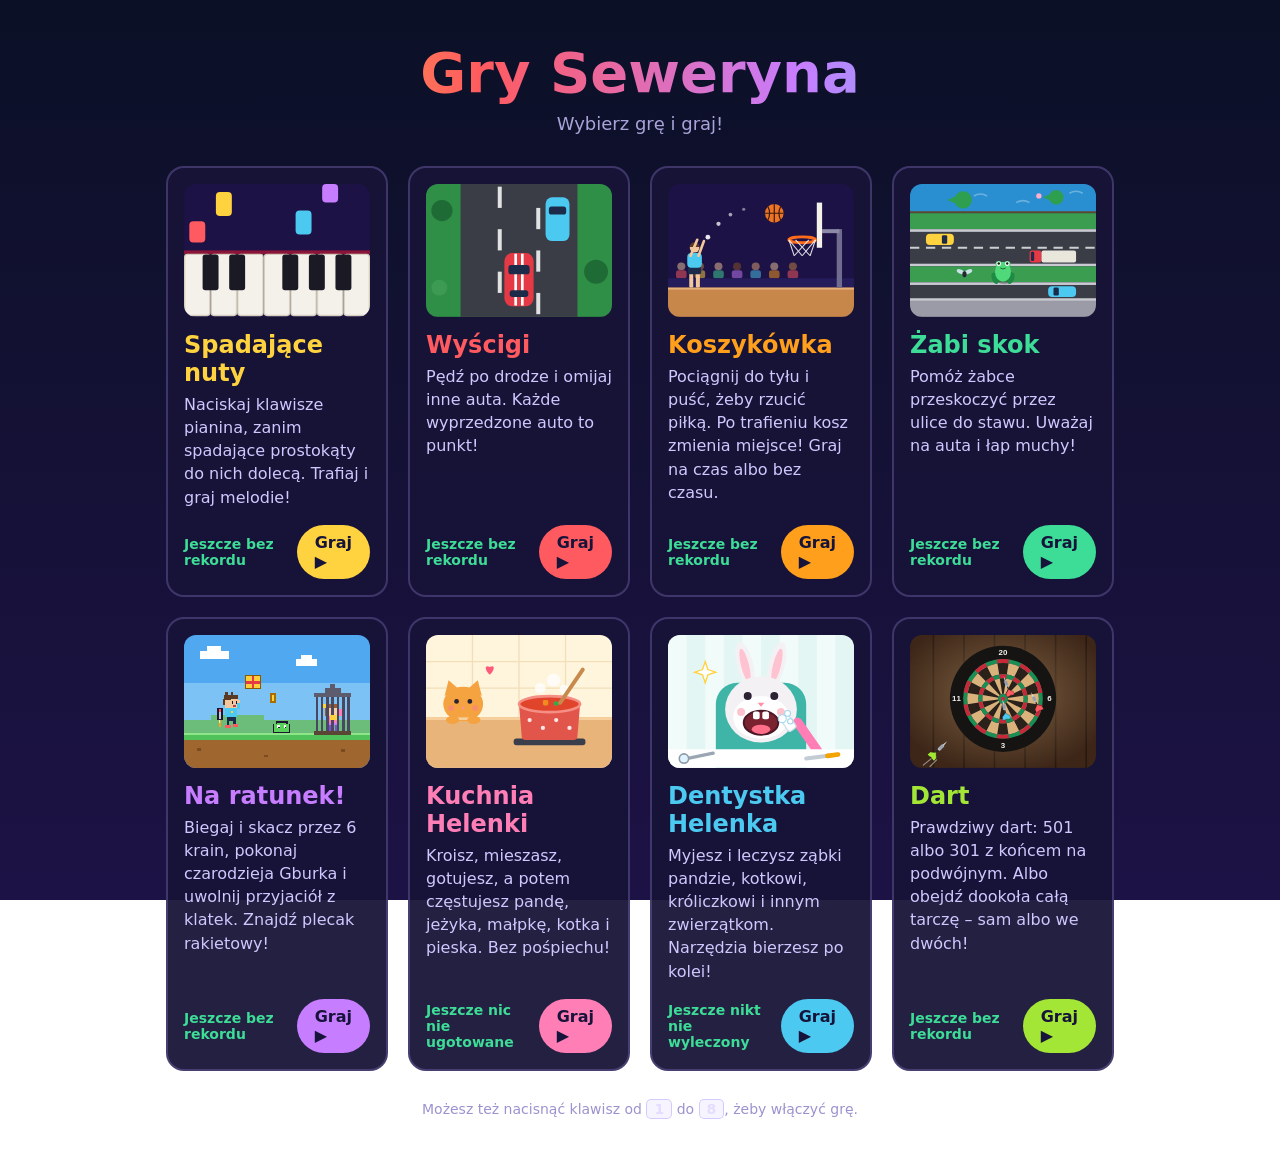
<file: index.html>
<!DOCTYPE html>
<html lang="pl">
<head>
  <meta charset="UTF-8">
  <meta name="viewport" content="width=device-width, initial-scale=1">
  <title>Gry Seweryna</title>
  <link rel="stylesheet" href="start.css">
</head>
<body>
  <main>
    <header>
      <h1>Gry Seweryna</h1>
      <p>Wybierz grę i graj!</p>
    </header>

    <div class="gry">
      <!-- GRA 1: pianino -->
      <a class="gra" href="pianino/index.html" style="--kolor: #ffd23f">
        <svg class="obrazek" viewBox="0 0 140 100" aria-hidden="true">
          <rect width="140" height="100" fill="#1d1245" />
          <rect x="24" y="6" width="12" height="18" rx="3" fill="#ffd23f" />
          <rect x="84" y="20" width="12" height="18" rx="3" fill="#4cc9f0" />
          <rect x="104" y="0" width="12" height="14" rx="3" fill="#c77dff" />
          <rect x="4" y="28" width="12" height="16" rx="3" fill="#ff5a5f" />
          <rect x="0" y="50" width="140" height="3" fill="#8a1538" />
          <g fill="#f4f1ea" stroke="#d6cfbf">
            <rect x="0.5" y="53" width="19" height="46" rx="2" />
            <rect x="20.5" y="53" width="19" height="46" rx="2" />
            <rect x="40.5" y="53" width="19" height="46" rx="2" />
            <rect x="60.5" y="53" width="19" height="46" rx="2" />
            <rect x="80.5" y="53" width="19" height="46" rx="2" />
            <rect x="100.5" y="53" width="19" height="46" rx="2" />
            <rect x="120.5" y="53" width="19" height="46" rx="2" />
          </g>
          <g fill="#1b1a24">
            <rect x="14" y="53" width="12" height="27" rx="2" />
            <rect x="34" y="53" width="12" height="27" rx="2" />
            <rect x="74" y="53" width="12" height="27" rx="2" />
            <rect x="94" y="53" width="12" height="27" rx="2" />
            <rect x="114" y="53" width="12" height="27" rx="2" />
          </g>
        </svg>
        <h2>Spadające nuty</h2>
        <p>Naciskaj klawisze pianina, zanim spadające prostokąty do nich dolecą. Trafiaj i graj melodie!</p>
        <div class="dol">
          <span class="rekord" data-klucz="spadajace-nuty-rekord"></span>
          <span class="graj">Graj ▶</span>
        </div>
      </a>

      <!-- GRA 2: wyścigi -->
      <a class="gra" href="wyscigi/index.html" style="--kolor: #ff5a5f">
        <svg class="obrazek" viewBox="0 0 140 100" aria-hidden="true">
          <rect width="140" height="100" fill="#2f8f46" />
          <circle cx="12" cy="20" r="8" fill="#1f6b35" />
          <circle cx="128" cy="66" r="9" fill="#1f6b35" />
          <circle cx="10" cy="78" r="6" fill="#3c9a52" />
          <rect x="26" y="0" width="88" height="100" fill="#3a3d46" />
          <g fill="#ffffff" opacity="0.85">
            <rect x="54" y="2" width="3" height="16" />
            <rect x="54" y="34" width="3" height="16" />
            <rect x="54" y="66" width="3" height="16" />
            <rect x="83" y="18" width="3" height="16" />
            <rect x="83" y="50" width="3" height="16" />
            <rect x="83" y="82" width="3" height="16" />
          </g>
          <!-- niebieskie auto z przodu -->
          <rect x="90" y="10" width="18" height="33" rx="5" fill="#4cc9f0" />
          <rect x="92.5" y="17" width="13" height="6" rx="2" fill="#1d2b4a" />
          <!-- czerwone auto gracza -->
          <rect x="59" y="52" width="22" height="40" rx="6" fill="#e63946" />
          <rect x="66.5" y="52.5" width="2" height="39" fill="#fff" />
          <rect x="71.5" y="52.5" width="2" height="39" fill="#fff" />
          <rect x="62" y="61" width="16" height="7" rx="2" fill="#1d2b4a" />
          <rect x="63" y="80" width="14" height="5" rx="2" fill="#1d2b4a" />
        </svg>
        <h2>Wyścigi</h2>
        <p>Pędź po drodze i omijaj inne auta. Każde wyprzedzone auto to punkt!</p>
        <div class="dol">
          <span class="rekord" data-klucz="wyscigi-rekord"></span>
          <span class="graj">Graj ▶</span>
        </div>
      </a>

      <!-- GRA 3: koszykówka -->
      <a class="gra" href="koszykowka/index.html" style="--kolor: #ff9f1c">
        <svg class="obrazek" viewBox="0 0 140 100" aria-hidden="true">
          <rect width="140" height="100" fill="#1d1245" />
          <!-- kibice na trybunach -->
          <g opacity="0.5">
            <circle cx="10" cy="62" r="3" fill="#f2c79b" /><rect x="6" y="65" width="8" height="6" rx="2" fill="#ff5a5f" />
            <circle cx="24" cy="62" r="3" fill="#c68642" /><rect x="20" y="65" width="8" height="6" rx="2" fill="#ffd23f" />
            <circle cx="38" cy="62" r="3" fill="#f2c79b" /><rect x="34" y="65" width="8" height="6" rx="2" fill="#3ddc97" />
            <circle cx="52" cy="62" r="3" fill="#8d5524" /><rect x="48" y="65" width="8" height="6" rx="2" fill="#c77dff" />
            <circle cx="66" cy="62" r="3" fill="#e0a878" /><rect x="62" y="65" width="8" height="6" rx="2" fill="#4cc9f0" />
            <circle cx="80" cy="62" r="3" fill="#f2c79b" /><rect x="76" y="65" width="8" height="6" rx="2" fill="#ff9f1c" />
            <circle cx="94" cy="62" r="3" fill="#c68642" /><rect x="90" y="65" width="8" height="6" rx="2" fill="#ff5a5f" />
          </g>
          <rect y="71" width="140" height="7" fill="#251c5c" />
          <!-- drewniana podłoga -->
          <rect y="78" width="140" height="22" fill="#c8874a" />
          <rect y="78" width="140" height="1.5" fill="#e6b07a" />
          <!-- słup, tablica i obręcz -->
          <rect x="127" y="34" width="4" height="44" fill="#6f6c8f" />
          <rect x="116" y="34" width="13" height="3" fill="#8d8aa8" />
          <rect x="112" y="14" width="4" height="34" fill="#f4f1ea" />
          <ellipse cx="101" cy="42" rx="10" ry="2.2" fill="none" stroke="#ff6b1a" stroke-width="2.2" />
          <g stroke="#ffffff" stroke-width="0.8" opacity="0.85">
            <line x1="91" y1="42" x2="95" y2="54" /><line x1="111" y1="42" x2="107" y2="54" />
            <line x1="91" y1="42" x2="101" y2="54" /><line x1="111" y1="42" x2="101" y2="54" />
            <line x1="96" y1="42" x2="107" y2="54" /><line x1="106" y1="42" x2="95" y2="54" />
          </g>
          <!-- kropki toru lotu -->
          <g fill="#ffffff">
            <circle cx="30" cy="40" r="1.8" opacity="0.9" />
            <circle cx="38" cy="30" r="1.6" opacity="0.75" />
            <circle cx="47" cy="23" r="1.4" opacity="0.6" />
            <circle cx="57" cy="19" r="1.2" opacity="0.45" />
          </g>
          <!-- piłka -->
          <circle cx="80" cy="22" r="7" fill="#ec7424" />
          <g stroke="#3a1a0a" stroke-width="0.9" fill="none">
            <line x1="73" y1="22" x2="87" y2="22" /><line x1="80" y1="15" x2="80" y2="29" />
            <path d="M75 16.5 Q78 22 75 27.5" /><path d="M85 16.5 Q82 22 85 27.5" />
          </g>
          <!-- zawodnik -->
          <rect x="16" y="66" width="3" height="12" rx="1" fill="#f2c79b" />
          <rect x="21" y="66" width="3" height="12" rx="1" fill="#f2c79b" />
          <rect x="15" y="62" width="10" height="6" rx="2" fill="#1d2b4a" />
          <rect x="14.5" y="52" width="11" height="11" rx="3" fill="#4cc9f0" />
          <circle cx="20" cy="48" r="3.6" fill="#f2c79b" />
          <path d="M16.4 47.5 A3.6 3.6 0 0 1 23.6 47.5 Z" fill="#5a3a22" />
          <line x1="17" y1="54" x2="22" y2="42" stroke="#f2c79b" stroke-width="2" stroke-linecap="round" />
          <line x1="23" y1="54" x2="27" y2="43" stroke="#f2c79b" stroke-width="2" stroke-linecap="round" />
        </svg>
        <h2>Koszykówka</h2>
        <p>Pociągnij do tyłu i puść, żeby rzucić piłką. Po trafieniu kosz zmienia miejsce! Graj na czas albo bez czasu.</p>
        <div class="dol">
          <span class="rekordy">
            <span class="rekord" data-klucz="koszykowka-rekord" data-nazwa="Na czas"></span>
            <span class="rekord" data-klucz="koszykowka-rekord-bez-czasu" data-nazwa="Bez czasu"></span>
          </span>
          <span class="graj">Graj ▶</span>
        </div>
      </a>

      <!-- GRA 4: żabi skok -->
      <a class="gra" href="zaba/index.html" style="--kolor: #3ddc97">
        <svg class="obrazek" viewBox="0 0 140 100" aria-hidden="true">
          <!-- staw na górze -->
          <rect width="140" height="22" fill="#2a8fd0" />
          <g stroke="#ffffff" stroke-width="1.2" fill="none" opacity="0.3">
            <path d="M48 9 q5 -3 10 0" /><path d="M80 14 q5 -3 10 0" /><path d="M120 7 q5 -3 10 0" />
          </g>
          <path d="M28 12 L34 9.5 A6.5 6.5 0 1 1 34 14.5 Z" fill="#2e9e4f" />
          <path d="M100 10 L105 8 A5.5 5.5 0 1 1 105 12 Z" fill="#2e9e4f" />
          <circle cx="97" cy="9" r="2" fill="#ffafcc" />
          <rect y="20.5" width="140" height="1.5" fill="#5c4a2e" />
          <!-- trawa -->
          <rect y="22" width="140" height="12" fill="#3a9d4f" />
          <!-- ulica z dwoma pasami -->
          <rect y="34" width="140" height="28" fill="#3a3d46" />
          <rect y="34" width="140" height="2" fill="#c9c9d1" />
          <rect y="60" width="140" height="2" fill="#c9c9d1" />
          <line x1="0" y1="48" x2="140" y2="48" stroke="#ffffff" stroke-width="1.5" stroke-dasharray="7 5" opacity="0.75" />
          <!-- żółte auto jedzie w prawo -->
          <rect x="12" y="37.5" width="21" height="8.5" rx="3" fill="#ffd23f" />
          <rect x="24" y="38.5" width="4" height="6.5" rx="1" fill="#1d2b4a" />
          <!-- ciężarówka jedzie w lewo -->
          <rect x="90" y="50" width="9" height="9" rx="2" fill="#e63946" />
          <rect x="91" y="51" width="2.5" height="7" rx="1" fill="#1d2b4a" />
          <rect x="99" y="50" width="26" height="9" rx="1.5" fill="#e9e6dc" />
          <!-- trawa -->
          <rect y="62" width="140" height="12" fill="#3a9d4f" />
          <!-- ulica z jednym pasem -->
          <rect y="74" width="140" height="14" fill="#3a3d46" />
          <rect y="74" width="140" height="2" fill="#c9c9d1" />
          <rect y="86" width="140" height="2" fill="#c9c9d1" />
          <rect x="104" y="77" width="21" height="8" rx="3" fill="#4cc9f0" />
          <rect x="108" y="78" width="4" height="6" rx="1" fill="#1d2b4a" />
          <!-- chodnik -->
          <rect y="88" width="140" height="12" fill="#9a9ba6" />
          <!-- mucha -->
          <ellipse cx="38" cy="66" rx="3" ry="1.6" fill="#e1f0ff" opacity="0.85" transform="rotate(25 38 66)" />
          <ellipse cx="44" cy="66" rx="3" ry="1.6" fill="#e1f0ff" opacity="0.85" transform="rotate(-25 44 66)" />
          <ellipse cx="41" cy="68" rx="1.6" ry="2.3" fill="#26262f" />
          <!-- żabka w skoku -->
          <g transform="translate(70 66)">
            <ellipse cx="1" cy="4" rx="7" ry="5.5" fill="#000000" opacity="0.25" />
            <ellipse cx="-6" cy="5" rx="2.4" ry="4.5" fill="#1f8a43" transform="rotate(-20 -6 5)" />
            <ellipse cx="6" cy="5" rx="2.4" ry="4.5" fill="#1f8a43" transform="rotate(20 6 5)" />
            <ellipse cx="0" cy="0" rx="6" ry="7.5" fill="#4fd97a" />
            <circle cx="-3.2" cy="-5.6" r="2.4" fill="#4fd97a" />
            <circle cx="3.2" cy="-5.6" r="2.4" fill="#4fd97a" />
            <circle cx="-3.2" cy="-5.9" r="1.7" fill="#ffffff" />
            <circle cx="3.2" cy="-5.9" r="1.7" fill="#ffffff" />
            <circle cx="-3.2" cy="-6.2" r="0.9" fill="#15151c" />
            <circle cx="3.2" cy="-6.2" r="0.9" fill="#15151c" />
            <path d="M-1.8 -2.6 Q0 -1.2 1.8 -2.6" stroke="#17642f" stroke-width="0.7" fill="none" stroke-linecap="round" />
          </g>
        </svg>
        <h2>Żabi skok</h2>
        <p>Pomóż żabce przeskoczyć przez ulice do stawu. Uważaj na auta i łap muchy!</p>
        <div class="dol">
          <span class="rekord" data-klucz="zabi-skok-rekord"></span>
          <span class="graj">Graj ▶</span>
        </div>
      </a>

      <!-- GRA 5: na ratunek! -->
      <a class="gra" href="ratunek/index.html" style="--kolor: #c77dff">
        <svg class="obrazek" viewBox="0 0 140 100" aria-hidden="true" shape-rendering="crispEdges">
          <rect width="140" height="100" fill="#4fa8f0" />
          <rect y="36" width="140" height="40" fill="#7cc2f4" />
          <!-- chmurki -->
          <rect x="12" y="12" width="22" height="6" fill="#ffffff" />
          <rect x="17" y="8" width="11" height="4" fill="#ffffff" />
          <rect x="84" y="18" width="16" height="5" fill="#ffffff" />
          <rect x="88" y="15" width="8" height="3" fill="#ffffff" />
          <!-- wzgórza -->
          <rect y="64" width="140" height="10" fill="#6cbd7a" />
          <rect x="20" y="60" width="40" height="4" fill="#6cbd7a" />
          <!-- ziemia z trawą -->
          <rect y="74" width="140" height="26" fill="#a0662f" />
          <rect y="74" width="140" height="5" fill="#4fc25a" />
          <rect y="74" width="140" height="1" fill="#8ee587" />
          <rect x="10" y="85" width="3" height="2" fill="#7a4a20" />
          <rect x="60" y="90" width="3" height="2" fill="#7a4a20" />
          <rect x="118" y="86" width="3" height="2" fill="#7a4a20" />
          <!-- prezent -->
          <rect x="46" y="30" width="12" height="11" fill="#8a5a00" />
          <rect x="47" y="31" width="10" height="9" fill="#ffcf3a" />
          <rect x="51" y="31" width="2" height="9" fill="#e63946" />
          <rect x="47" y="35" width="10" height="2" fill="#e63946" />
          <!-- moneta -->
          <rect x="65" y="44" width="4" height="7" fill="#a86f00" />
          <rect x="66" y="45" width="2" height="5" fill="#ffd23f" />
          <!-- glutek -->
          <rect x="69" y="65" width="9" height="2" fill="#1d1630" />
          <rect x="67" y="67" width="13" height="7" fill="#1d1630" />
          <rect x="68" y="67" width="11" height="6" fill="#5ad15a" />
          <rect x="70" y="66" width="7" height="1" fill="#5ad15a" />
          <rect x="70" y="68" width="2" height="2" fill="#ffffff" />
          <rect x="75" y="68" width="2" height="2" fill="#ffffff" />
          <rect x="71" y="69" width="1" height="1" fill="#1d1630" />
          <rect x="76" y="69" width="1" height="1" fill="#1d1630" />
          <!-- Seweryn z plecakiem rakietowym -->
          <rect x="25" y="55" width="4" height="9" fill="#1d1630" />
          <rect x="26" y="56" width="2" height="7" fill="#c4c8d4" />
          <rect x="26" y="56" width="2" height="2" fill="#ff5a5f" />
          <rect x="26" y="64" width="2" height="5" fill="#ff9f1c" />
          <rect x="26" y="64" width="1" height="2" fill="#fff3a0" />
          <rect x="30" y="45" width="11" height="3" fill="#5a3a22" />
          <rect x="31" y="43" width="2" height="2" fill="#5a3a22" />
          <rect x="35" y="43" width="2" height="2" fill="#5a3a22" />
          <rect x="29" y="48" width="2" height="5" fill="#5a3a22" />
          <rect x="31" y="48" width="10" height="7" fill="#f2c79b" />
          <rect x="31" y="48" width="4" height="1" fill="#5a3a22" />
          <rect x="36" y="50" width="1" height="2" fill="#1d1630" />
          <rect x="39" y="50" width="1" height="2" fill="#1d1630" />
          <rect x="37" y="53" width="2" height="1" fill="#b8404f" />
          <rect x="31" y="55" width="9" height="7" fill="#4cc9f0" />
          <rect x="35" y="57" width="2" height="2" fill="#ffd23f" />
          <rect x="40" y="51" width="2" height="5" fill="#4cc9f0" />
          <rect x="40" y="49" width="2" height="2" fill="#f2c79b" />
          <rect x="32" y="62" width="7" height="3" fill="#1d2b4a" />
          <rect x="32" y="65" width="2" height="3" fill="#1d2b4a" />
          <rect x="37" y="65" width="2" height="2" fill="#1d2b4a" />
          <rect x="31" y="68" width="4" height="2" fill="#ff5a5f" />
          <rect x="37" y="67" width="4" height="2" fill="#ff5a5f" />
          <!-- klatka z Helenką -->
          <rect x="106" y="40" width="12" height="4" fill="#5d5b6e" />
          <rect x="110" y="37" width="4" height="3" fill="#5d5b6e" />
          <rect x="98" y="44" width="28" height="3" fill="#5d5b6e" />
          <rect x="105" y="52" width="3" height="3" fill="#ffd23f" />
          <rect x="107" y="52" width="10" height="3" fill="#9c5a2e" />
          <rect x="106" y="55" width="2" height="6" fill="#9c5a2e" />
          <rect x="108" y="55" width="9" height="6" fill="#f6cfa8" />
          <rect x="112" y="57" width="1" height="2" fill="#1d1630" />
          <rect x="115" y="57" width="1" height="2" fill="#1d1630" />
          <rect x="108" y="61" width="9" height="7" fill="#ff7eb6" />
          <rect x="117" y="56" width="2" height="5" fill="#ff7eb6" />
          <rect x="108" y="66" width="9" height="2" fill="#c77dff" />
          <rect x="109" y="68" width="2" height="4" fill="#7b4fd6" />
          <rect x="114" y="68" width="2" height="4" fill="#7b4fd6" />
          <g fill="#4a4860">
            <rect x="99" y="47" width="2" height="25" /><rect x="103" y="47" width="2" height="25" />
            <rect x="107" y="47" width="2" height="25" /><rect x="111" y="47" width="2" height="25" />
            <rect x="115" y="47" width="2" height="25" /><rect x="119" y="47" width="2" height="25" />
            <rect x="123" y="47" width="2" height="25" />
          </g>
          <rect x="110" y="60" width="5" height="4" fill="#ffd23f" />
          <rect x="98" y="72" width="28" height="3" fill="#5b4636" />
        </svg>
        <h2>Na ratunek!</h2>
        <p>Biegaj i skacz przez 6 krain, pokonaj czarodzieja Gburka i uwolnij przyjaciół z klatek. Znajdź plecak rakietowy!</p>
        <div class="dol">
          <span class="rekord" data-klucz="na-ratunek-rekord"></span>
          <span class="graj">Graj ▶</span>
        </div>
      </a>
      <!-- GRA 6: kuchnia helenki -->
      <a class="gra" href="kuchnia/index.html" style="--kolor: #ff7eb6">
        <svg class="obrazek" viewBox="0 0 140 100" aria-hidden="true">
          <rect width="140" height="100" fill="#fff4dc" />
          <g stroke="#f1dfba" stroke-width="1">
            <line x1="0" y1="20" x2="140" y2="20" /><line x1="0" y1="40" x2="140" y2="40" />
            <line x1="35" y1="0" x2="35" y2="62" /><line x1="70" y1="0" x2="70" y2="62" /><line x1="105" y1="0" x2="105" y2="62" />
          </g>
          <!-- blat -->
          <rect y="62" width="140" height="38" fill="#e9b47a" />
          <rect y="62" width="140" height="2" fill="#f6cf9c" />
          <!-- garnek z zupą -->
          <rect x="66" y="78" width="54" height="5" rx="2" fill="#3b3f4c" />
          <path d="M70 52 L72 76 Q72 79 75 79 L111 79 Q114 79 114 76 L116 52 Z" fill="#e2554b" />
          <g fill="#ffffff" opacity="0.85">
            <circle cx="78" cy="64" r="1.6" /><circle cx="88" cy="70" r="1.6" /><circle cx="98" cy="64" r="1.6" /><circle cx="108" cy="70" r="1.6" />
          </g>
          <ellipse cx="93" cy="52" rx="23" ry="6" fill="#e0452b" stroke="#f58f85" stroke-width="2" />
          <rect x="88" y="49" width="4" height="4" rx="1" fill="#f28b1e" />
          <rect x="96" y="50" width="4" height="3" rx="1" fill="#3aa84a" />
          <!-- para -->
          <g fill="#ffffff" opacity="0.8">
            <circle cx="86" cy="40" r="4" /><circle cx="96" cy="34" r="5" /><circle cx="104" cy="41" r="3.5" />
          </g>
          <!-- łyżka -->
          <line x1="101" y1="51" x2="118" y2="26" stroke="#c88a4c" stroke-width="3" stroke-linecap="round" />
          <!-- kotek zagląda -->
          <path d="M14 46 L17 34 L25 41 Z" fill="#f4a340" />
          <path d="M42 46 L39 34 L31 41 Z" fill="#f4a340" />
          <ellipse cx="28" cy="52" rx="15" ry="13" fill="#f4a340" />
          <circle cx="23" cy="50" r="1.8" fill="#2b2233" /><circle cx="33" cy="50" r="1.8" fill="#2b2233" />
          <path d="M26.5 54 L29.5 54 L28 56 Z" fill="#ff8fa3" />
          <circle cx="19" cy="55" r="2.2" fill="#ff7896" opacity="0.5" /><circle cx="37" cy="55" r="2.2" fill="#ff7896" opacity="0.5" />
          <rect x="0" y="62" width="60" height="2" fill="#f6cf9c" />
          <ellipse cx="20" cy="64" rx="5" ry="3" fill="#f4a340" /><ellipse cx="36" cy="64" rx="5" ry="3" fill="#f4a340" />
          <!-- serduszko -->
          <path d="M48 30 C44 26 44 22 48 24 C52 22 52 26 48 30 Z" fill="#ff5a7a" />
        </svg>
        <h2>Kuchnia Helenki</h2>
        <p>Kroisz, mieszasz, gotujesz, a potem częstujesz pandę, jeżyka, małpkę, kotka i pieska. Bez pośpiechu!</p>
        <div class="dol">
          <span class="rekord" data-klucz="kuchnia-helenki-rekord" data-tekst="🍲 Ugotowane potrawy: {n}" data-pusty="Jeszcze nic nie ugotowane"></span>
          <span class="graj">Graj ▶</span>
        </div>
      </a>
      <!-- GRA 7: dentystka helenka -->
      <a class="gra" href="dentystka/index.html" style="--kolor: #4cc9f0">
        <svg class="obrazek" viewBox="0 0 140 100" aria-hidden="true">
          <rect width="140" height="100" fill="#e3f6f3" />
          <g fill="#ffffff" opacity="0.5">
            <rect x="0" y="0" width="14" height="100" /><rect x="28" y="0" width="14" height="100" />
            <rect x="56" y="0" width="14" height="100" /><rect x="84" y="0" width="14" height="100" />
            <rect x="112" y="0" width="14" height="100" />
          </g>
          <!-- fotel -->
          <rect x="36" y="36" width="68" height="80" rx="16" fill="#3fb5a8" />
          <!-- króliczek z otwartą buzią -->
          <ellipse cx="58" cy="22" rx="6" ry="17" fill="#f4f1f4" transform="rotate(-14 58 22)" />
          <ellipse cx="58" cy="23" rx="3" ry="13" fill="#ffc2d1" transform="rotate(-14 58 23)" />
          <ellipse cx="82" cy="22" rx="6" ry="17" fill="#f4f1f4" transform="rotate(14 82 22)" />
          <ellipse cx="82" cy="23" rx="3" ry="13" fill="#ffc2d1" transform="rotate(14 82 23)" />
          <ellipse cx="70" cy="56" rx="27" ry="25" fill="#f4f1f4" />
          <ellipse cx="70" cy="62" rx="21" ry="16" fill="#ffffff" />
          <circle cx="60" cy="46" r="3" fill="#2b2233" /><circle cx="80" cy="46" r="3" fill="#2b2233" />
          <path d="M67.5 51 L72.5 51 L70 54 Z" fill="#ff8fa3" />
          <ellipse cx="70" cy="66" rx="13" ry="9" fill="#7a2230" stroke="#4a1826" stroke-width="1.5" />
          <ellipse cx="70" cy="71" rx="7" ry="3.5" fill="#ff6f8a" />
          <rect x="64" y="57.5" width="5" height="6" rx="1.5" fill="#ffffff" /><rect x="71" y="57.5" width="5" height="6" rx="1.5" fill="#ffffff" />
          <circle cx="55" cy="58" r="3" fill="#ff7896" opacity="0.45" /><circle cx="85" cy="58" r="3" fill="#ff7896" opacity="0.45" />
          <!-- szczoteczka z pianą -->
          <g transform="rotate(-35 104 74)">
            <rect x="100" y="60" width="7" height="36" rx="3.5" fill="#ff7eb6" />
            <rect x="94" y="54" width="7" height="12" rx="2" fill="#ffffff" stroke="#cfe0ec" stroke-width="1" />
          </g>
          <g fill="#ffffff" stroke="#a0d7f0" stroke-width="0.8">
            <circle cx="86" cy="63" r="3" /><circle cx="90" cy="59" r="2.2" /><circle cx="92" cy="65" r="2" />
          </g>
          <!-- błysk -->
          <path d="M28 20 L30 26 L36 28 L30 30 L28 36 L26 30 L20 28 L26 26 Z" fill="#ffffff" stroke="#ffd23f" stroke-width="1" />
          <!-- taca -->
          <rect x="0" y="86" width="140" height="14" fill="#ffffff" />
          <line x1="14" y1="93" x2="34" y2="89" stroke="#9aa6b2" stroke-width="2.5" stroke-linecap="round" />
          <circle cx="12" cy="93" r="3.5" fill="#dff4ff" stroke="#8e9aa7" stroke-width="1.2" />
          <line x1="104" y1="93" x2="128" y2="90" stroke="#c3ccd5" stroke-width="3" stroke-linecap="round" />
          <line x1="120" y1="91" x2="128" y2="90" stroke="#f4a300" stroke-width="3.5" stroke-linecap="round" />
        </svg>
        <h2>Dentystka Helenka</h2>
        <p>Myjesz i leczysz ząbki pandzie, kotkowi, króliczkowi i innym zwierzątkom. Narzędzia bierzesz po kolei!</p>
        <div class="dol">
          <span class="rekord" data-klucz="dentystka-helenka-rekord" data-tekst="🦷 Wyleczeni pacjenci: {n}" data-pusty="Jeszcze nikt nie wyleczony"></span>
          <span class="graj">Graj ▶</span>
        </div>
      </a>
      <!-- GRA 8: dart -->
      <a class="gra" href="dart/index.html" style="--kolor: #a3e635">
        <svg class="obrazek" viewBox="0 0 140 100" aria-hidden="true">
          <defs>
            <radialGradient id="dart-swiatlo" cx="0.5" cy="0.45" r="0.6">
              <stop offset="0" stop-color="#ffd696" stop-opacity="0.35" />
              <stop offset="1" stop-color="#ffd696" stop-opacity="0" />
            </radialGradient>
            <!-- lotka: czubek w (0, 0), pióra w prawo -->
            <g id="dart-lotka">
              <path d="M0 0 L4.5 -0.6 L4.5 0.6 Z" fill="#e3e6ec" />
              <rect x="4.2" y="-1.4" width="6.4" height="2.8" rx="1.3" fill="#b4bbc8" />
              <g stroke="#59606e" stroke-width="0.35">
                <line x1="5.6" y1="-1.3" x2="5.6" y2="1.3" /><line x1="6.6" y1="-1.3" x2="6.6" y2="1.3" />
                <line x1="7.6" y1="-1.3" x2="7.6" y2="1.3" /><line x1="8.6" y1="-1.3" x2="8.6" y2="1.3" />
              </g>
              <line x1="10.5" y1="0" x2="15" y2="0" stroke="#22222b" stroke-width="1.1" />
              <path d="M13 0 Q15 -1.6 16.3 -3.6 L19.5 -3.8 Q19.8 -1.8 19 0 Q19.8 1.8 19.5 3.8 L16.3 3.6 Q15 1.6 13 0 Z" fill="currentColor" stroke="#000000" stroke-opacity="0.45" stroke-width="0.5" />
            </g>
          </defs>
          <!-- drewniana ściana -->
          <rect width="140" height="100" fill="#3d2618" />
          <g fill="#000000" opacity="0.35">
            <rect x="17" y="0" width="1.2" height="100" /><rect x="40" y="0" width="1.2" height="100" />
            <rect x="63" y="0" width="1.2" height="100" /><rect x="86" y="0" width="1.2" height="100" />
            <rect x="109" y="0" width="1.2" height="100" /><rect x="132" y="0" width="1.2" height="100" />
          </g>
          <rect width="140" height="100" fill="url(#dart-swiatlo)" />
          <!-- tarcza: pierścienie z kreskami (stroke-dasharray) robią 20 pól -->
          <circle cx="70" cy="48" r="40" fill="#151413" />
          <circle cx="70" cy="48" r="28.5" fill="none" stroke="#1a8f55" stroke-width="3" />
          <circle cx="70" cy="48" r="28.5" fill="none" stroke="#c9283a" stroke-width="3" stroke-dasharray="8.954 8.954" transform="rotate(-99 70 48)" />
          <circle cx="70" cy="48" r="22.75" fill="none" stroke="#d9b27c" stroke-width="8.5" />
          <circle cx="70" cy="48" r="22.75" fill="none" stroke="#2b211b" stroke-width="8.5" stroke-dasharray="7.147 7.147" transform="rotate(-99 70 48)" />
          <circle cx="70" cy="48" r="17" fill="none" stroke="#1a8f55" stroke-width="3" />
          <circle cx="70" cy="48" r="17" fill="none" stroke="#c9283a" stroke-width="3" stroke-dasharray="5.341 5.341" transform="rotate(-99 70 48)" />
          <circle cx="70" cy="48" r="9.55" fill="none" stroke="#d9b27c" stroke-width="11.9" />
          <circle cx="70" cy="48" r="9.55" fill="none" stroke="#2b211b" stroke-width="11.9" stroke-dasharray="3 3" transform="rotate(-99 70 48)" />
          <circle cx="70" cy="48" r="3.6" fill="#1a8f55" />
          <circle cx="70" cy="48" r="1.6" fill="#c9283a" />
          <!-- numery -->
          <g fill="#f4f1ea" font-size="6" font-weight="700" font-family="sans-serif" text-anchor="middle">
            <text x="70" y="15">20</text><text x="70" y="85">3</text><text x="105" y="50">6</text><text x="35" y="50">11</text>
          </g>
          <!-- lotki w tarczy i jedna w locie -->
          <use href="#dart-lotka" transform="translate(70.5 31) rotate(70) scale(0.8)" color="#ff5a5f" />
          <use href="#dart-lotka" transform="translate(69.6 48.4) rotate(78) scale(0.8)" color="#4cc9f0" />
          <use href="#dart-lotka" transform="translate(91 43) rotate(64) scale(0.8)" color="#ff5a5f" />
          <g stroke="#ffffff" stroke-width="0.8" stroke-linecap="round" opacity="0.5">
            <line x1="16" y1="93" x2="10" y2="98" /><line x1="20" y1="94" x2="15" y2="99" />
          </g>
          <use href="#dart-lotka" transform="translate(28 80) rotate(135) scale(0.9)" color="#a3e635" />
        </svg>
        <h2>Dart</h2>
        <p>Prawdziwy dart: 501 albo 301 z końcem na podwójnym. Albo obejdź dookoła całą tarczę – sam albo we dwóch!</p>
        <div class="dol">
          <span class="rekordy">
            <span class="rekord" data-klucz="dart-rekord-501" data-tekst="🎯 501 – najmniej lotek: {n}"></span>
            <span class="rekord" data-klucz="dart-rekord-301" data-tekst="🎯 301 – najmniej lotek: {n}"></span>
            <span class="rekord" data-klucz="dart-rekord-dookola" data-tekst="🎯 Dookoła tarczy – najmniej lotek: {n}"></span>
          </span>
          <span class="graj">Graj ▶</span>
        </div>
      </a>
    </div>

    <footer>Możesz też nacisnąć klawisz od <kbd>1</kbd> do <kbd>8</kbd>, żeby włączyć grę.</footer>
  </main>

  <script>
    // Pokazujemy rekordy ze wszystkich gier (gry zapisują je w przeglądarce).
    // Gra może mieć kilka rekordów (np. Koszykówka: na czas i bez czasu) – wtedy każdy ma swoją nazwę.
    for (const gra of document.querySelectorAll('.gra')) {
      const pola = [...gra.querySelectorAll('.rekord')];
      let jestRekord = false;
      for (const el of pola) {
        let rekord = 0;
        try {
          rekord = parseInt(localStorage.getItem(el.dataset.klucz), 10) || 0;
        } catch (e) {
          // przeglądarka nie pozwala czytać – trudno, nie pokażemy rekordu
        }
        const nazwa = el.dataset.nazwa || 'Rekord';
        // gra może mieć własny napis, np. „Ugotowane potrawy: {n}” ({n} zamienia się na liczbę)
        const wzor = el.dataset.tekst || `🏆 ${nazwa}: {n} pkt`;
        el.textContent = rekord > 0 ? wzor.replace('{n}', rekord) : '';
        if (rekord > 0) jestRekord = true;
      }
      if (!jestRekord && pola.length > 0) pola[0].textContent = pola[0].dataset.pusty || 'Jeszcze bez rekordu';
    }

    // Klawisze 1, 2, ... włączają gry po kolei
    const gry = [...document.querySelectorAll('.gra')];
    window.addEventListener('keydown', (e) => {
      const nr = parseInt(e.key, 10);
      if (nr >= 1 && nr <= gry.length) window.location.href = gry[nr - 1].href;
    });
  </script>
</body>
</html>
</file>
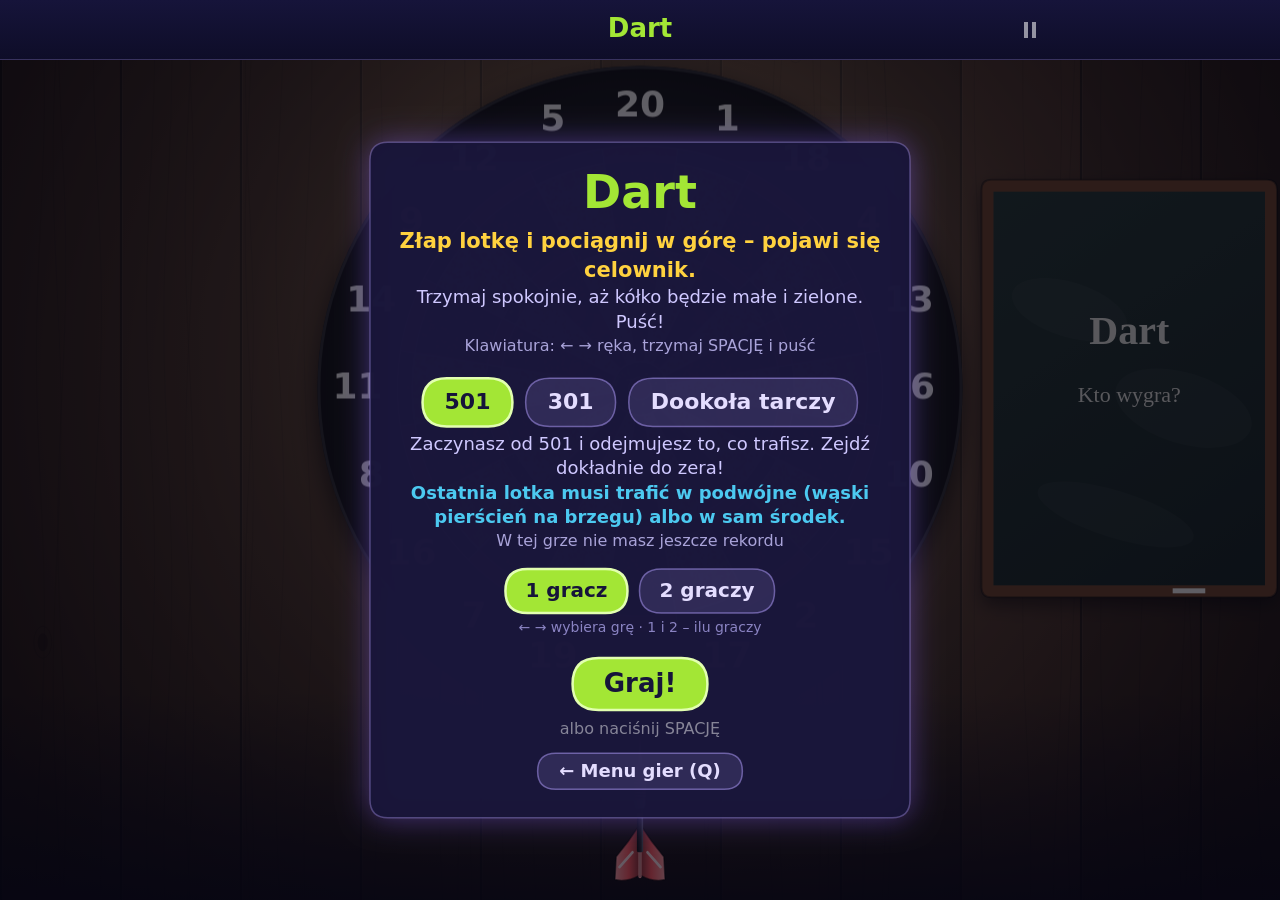
<file: dart/index.html>
<!DOCTYPE html>
<html lang="pl">
<head>
  <meta charset="UTF-8">
  <meta name="viewport" content="width=device-width, initial-scale=1">
  <title>Dart</title>
  <link rel="stylesheet" href="style.css">
</head>
<body>
  <!-- Cała gra jest rysowana na tym jednym płótnie (canvas) -->
  <canvas id="gra"></canvas>
  <script src="gra.js"></script>
</body>
</html>
</file>
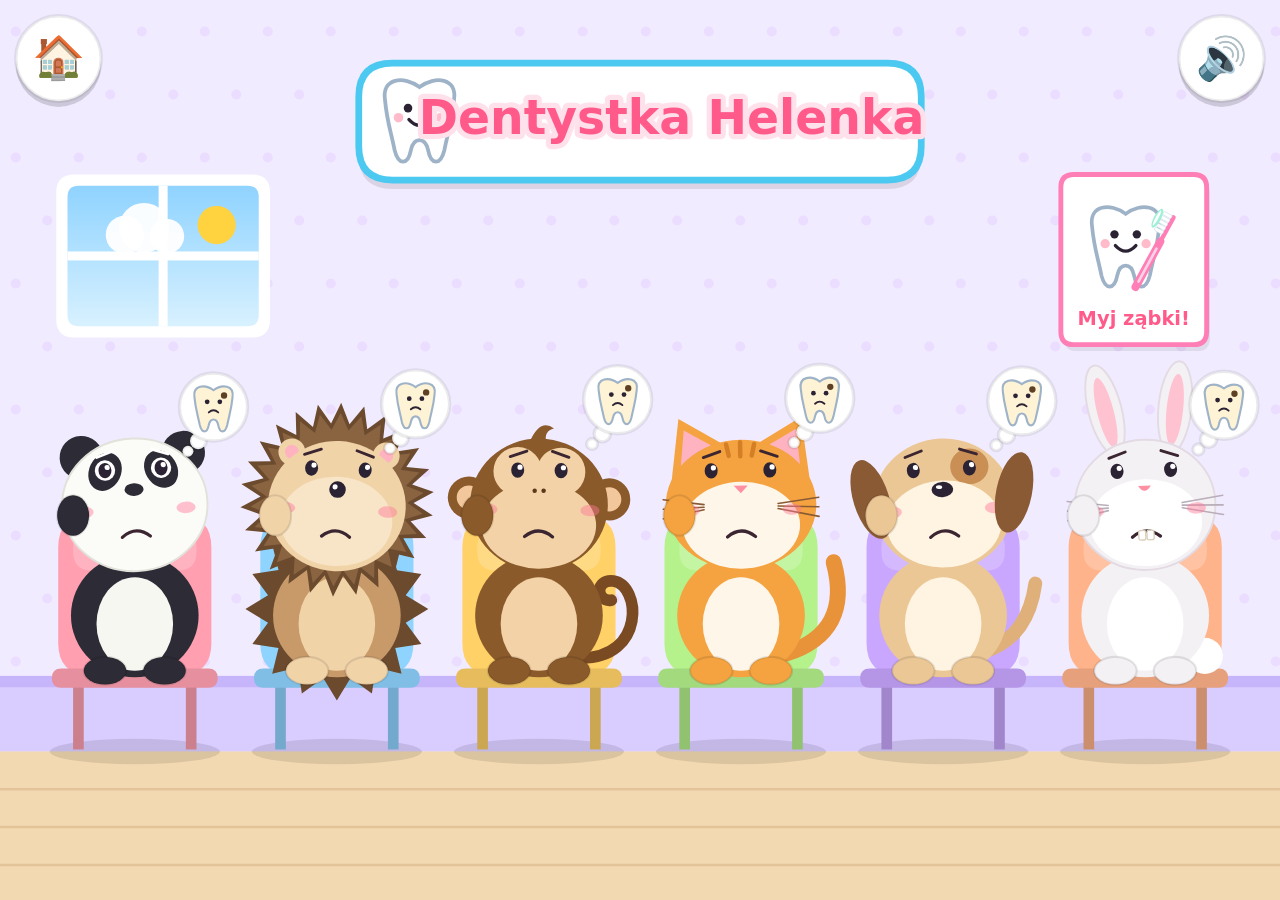
<file: dentystka/index.html>
<!DOCTYPE html>
<html lang="pl">
<head>
  <meta charset="UTF-8">
  <meta name="viewport" content="width=device-width, initial-scale=1, viewport-fit=cover">
  <title>Dentystka Helenka</title>
  <link rel="stylesheet" href="style.css">
</head>
<body>
  <!-- Cała gra jest rysowana na tym jednym płótnie (canvas) -->
  <canvas id="gra"></canvas>
  <script src="dane.js"></script>
  <script src="rysowanie.js"></script>
  <script src="gra.js"></script>
</body>
</html>
</file>
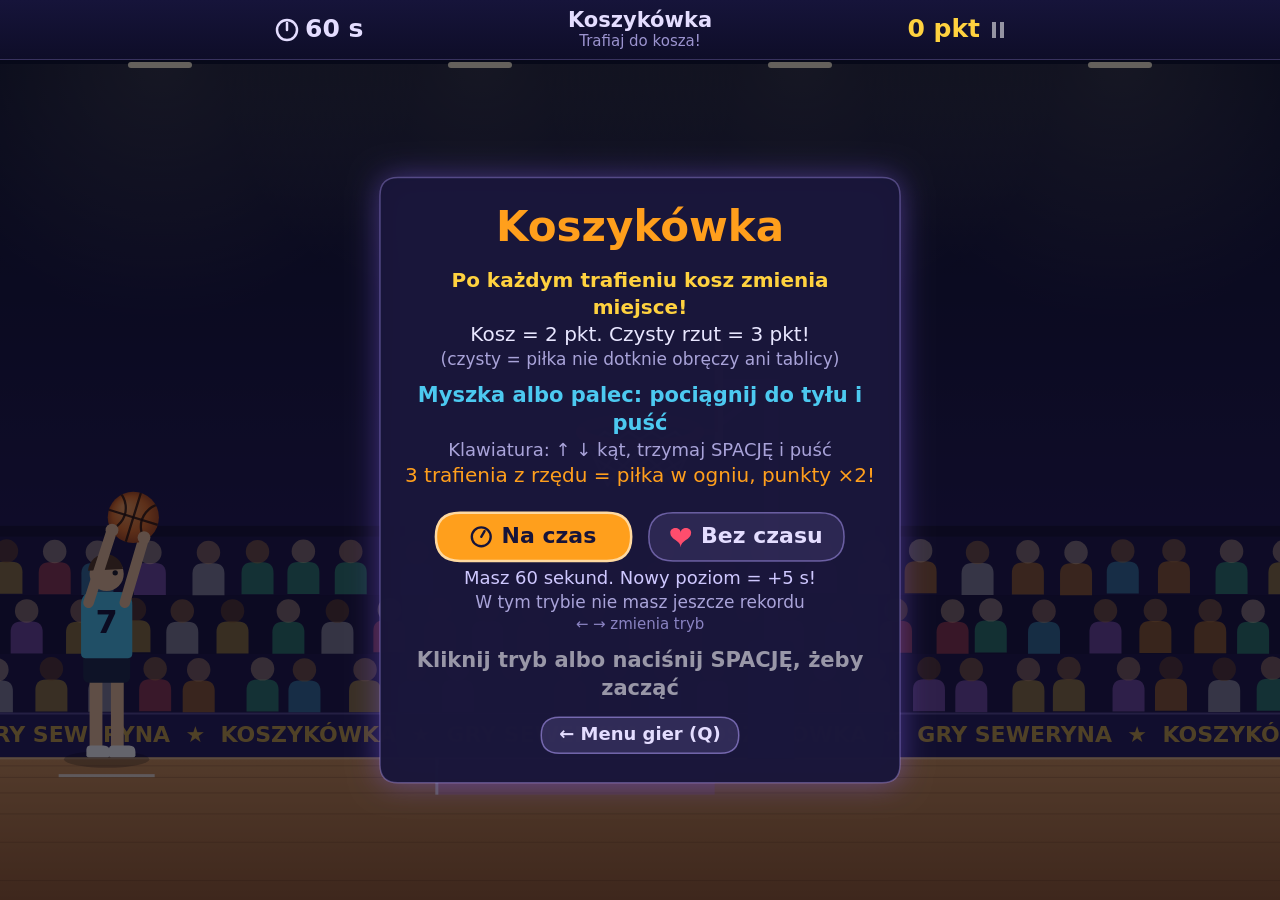
<file: koszykowka/index.html>
<!DOCTYPE html>
<html lang="pl">
<head>
  <meta charset="UTF-8">
  <meta name="viewport" content="width=device-width, initial-scale=1">
  <title>Koszykówka</title>
  <link rel="stylesheet" href="style.css">
</head>
<body>
  <!-- Cała gra jest rysowana na tym jednym płótnie (canvas) -->
  <canvas id="gra"></canvas>
  <script src="gra.js"></script>
</body>
</html>
</file>
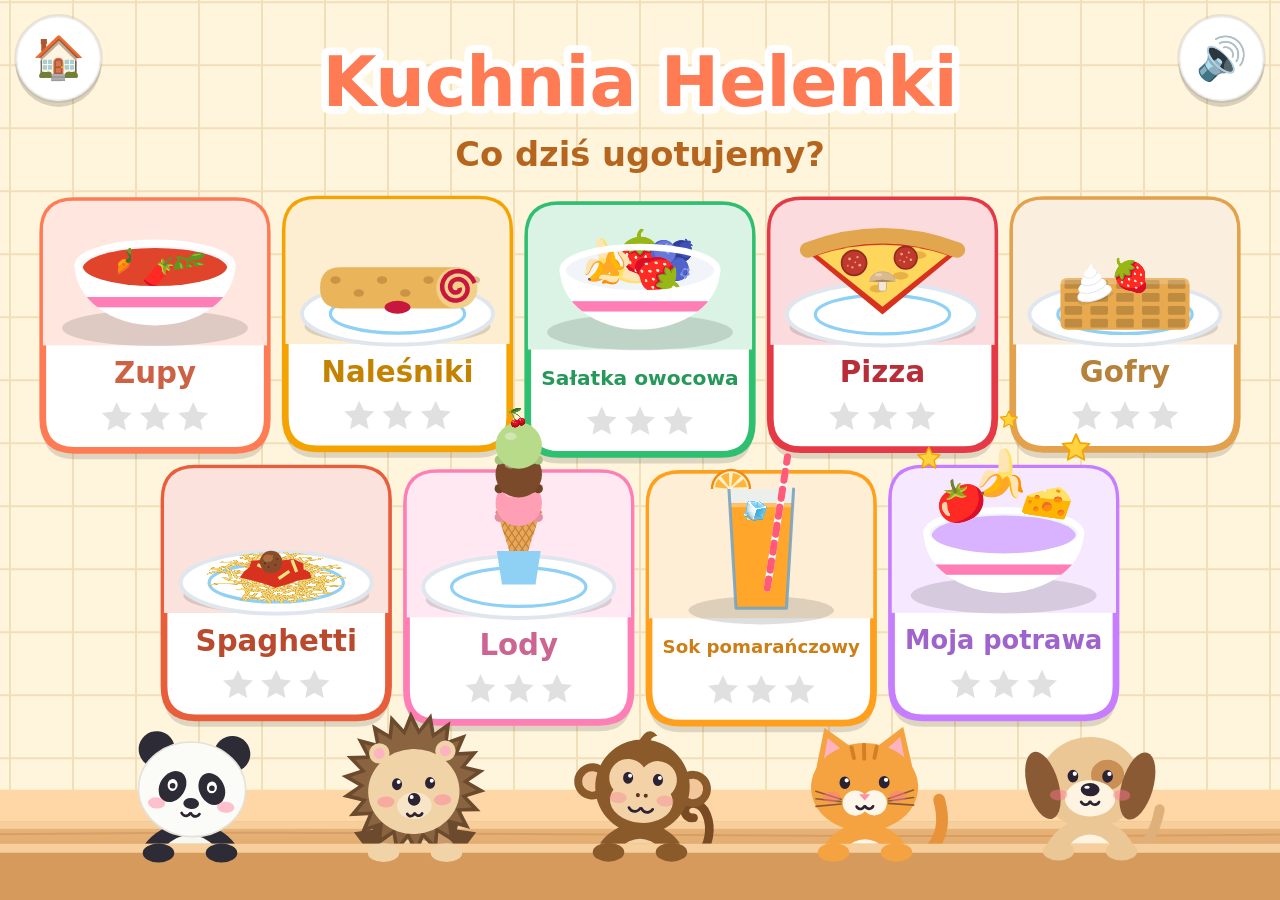
<file: kuchnia/index.html>
<!DOCTYPE html>
<html lang="pl">
<head>
  <meta charset="UTF-8">
  <meta name="viewport" content="width=device-width, initial-scale=1, viewport-fit=cover">
  <title>Kuchnia Helenki</title>
  <link rel="stylesheet" href="style.css">
</head>
<body>
  <!-- Cała gra jest rysowana na tym jednym płótnie (canvas) -->
  <canvas id="gra"></canvas>
  <script src="przepisy.js"></script>
  <script src="rysowanie.js"></script>
  <script src="gra.js"></script>
</body>
</html>
</file>
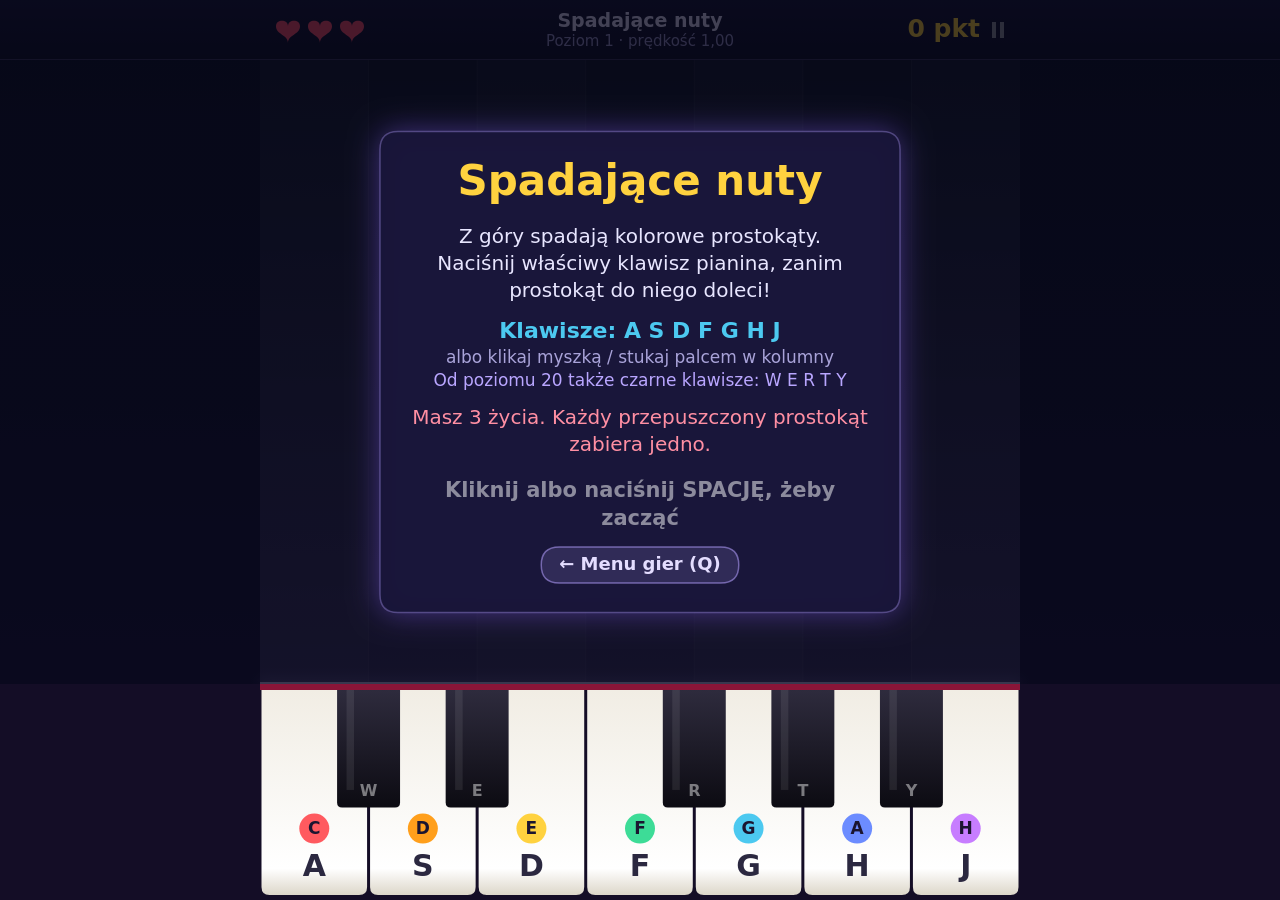
<file: pianino/index.html>
<!DOCTYPE html>
<html lang="pl">
<head>
  <meta charset="UTF-8">
  <meta name="viewport" content="width=device-width, initial-scale=1">
  <title>Spadające nuty</title>
  <link rel="stylesheet" href="style.css">
</head>
<body>
  <!-- Cała gra jest rysowana na tym jednym płótnie (canvas) -->
  <canvas id="gra"></canvas>
  <script src="gra.js"></script>
</body>
</html>
</file>
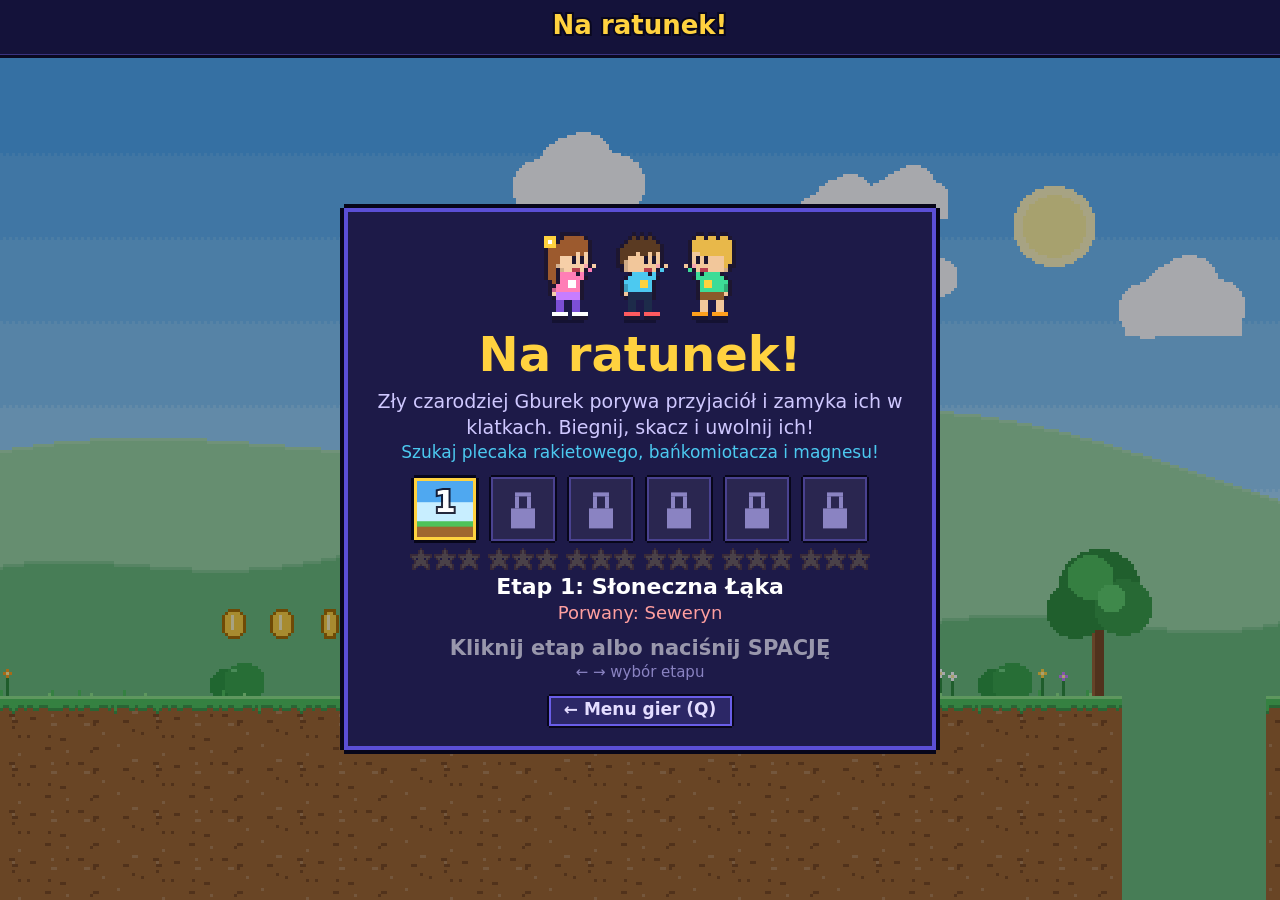
<file: ratunek/index.html>
<!DOCTYPE html>
<html lang="pl">
<head>
  <meta charset="UTF-8">
  <meta name="viewport" content="width=device-width, initial-scale=1">
  <title>Na ratunek!</title>
  <link rel="stylesheet" href="style.css">
</head>
<body>
  <!-- Cała gra jest rysowana na tym jednym płótnie (canvas) -->
  <canvas id="gra"></canvas>
  <script src="poziomy.js"></script>
  <script src="piksele.js"></script>
  <script src="gra.js"></script>
  <script src="rysowanie.js"></script>
</body>
</html>
</file>
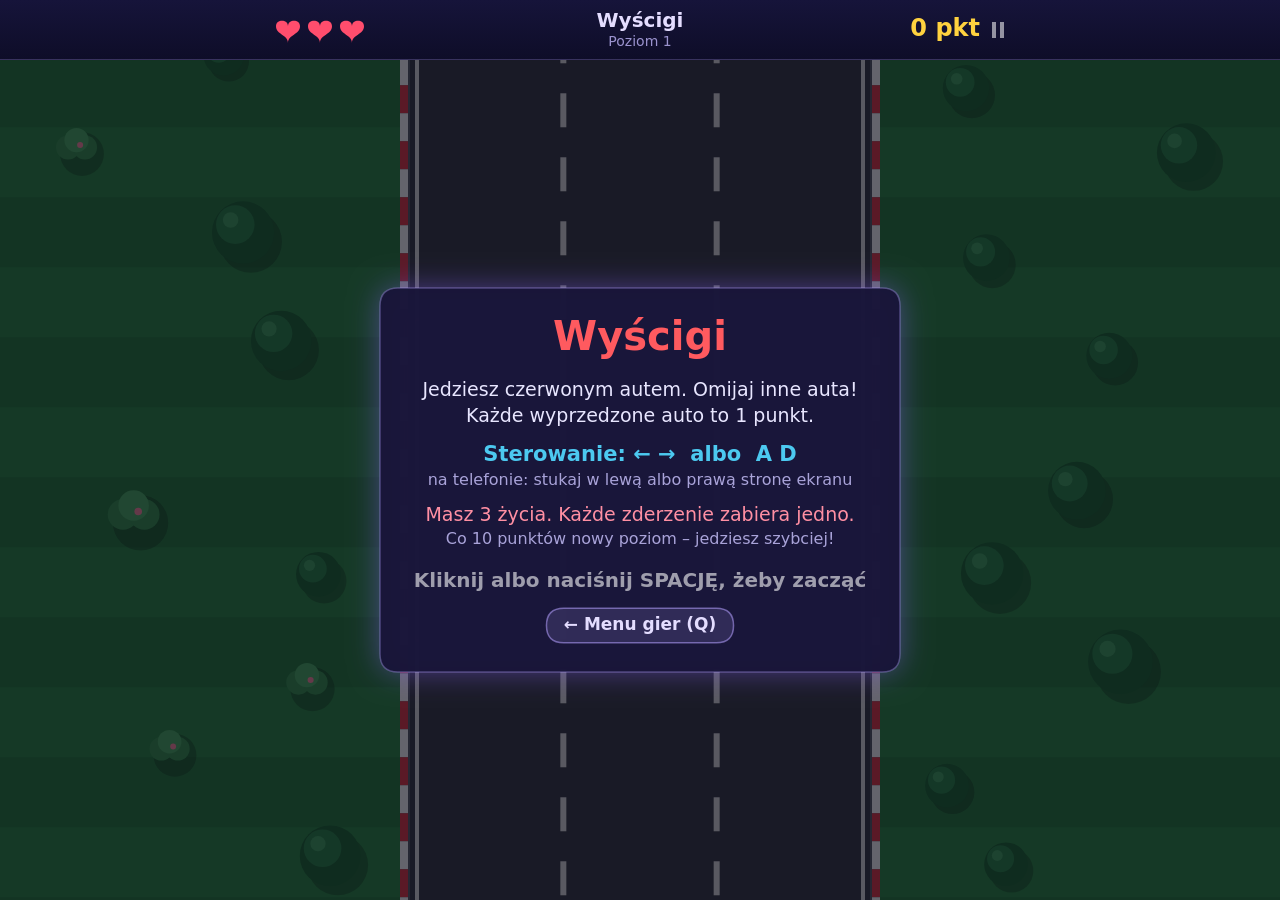
<file: wyscigi/index.html>
<!DOCTYPE html>
<html lang="pl">
<head>
  <meta charset="UTF-8">
  <meta name="viewport" content="width=device-width, initial-scale=1">
  <title>Wyścigi</title>
  <link rel="stylesheet" href="style.css">
</head>
<body>
  <!-- Cała gra jest rysowana na tym jednym płótnie (canvas) -->
  <canvas id="gra"></canvas>
  <script src="gra.js"></script>
</body>
</html>
</file>
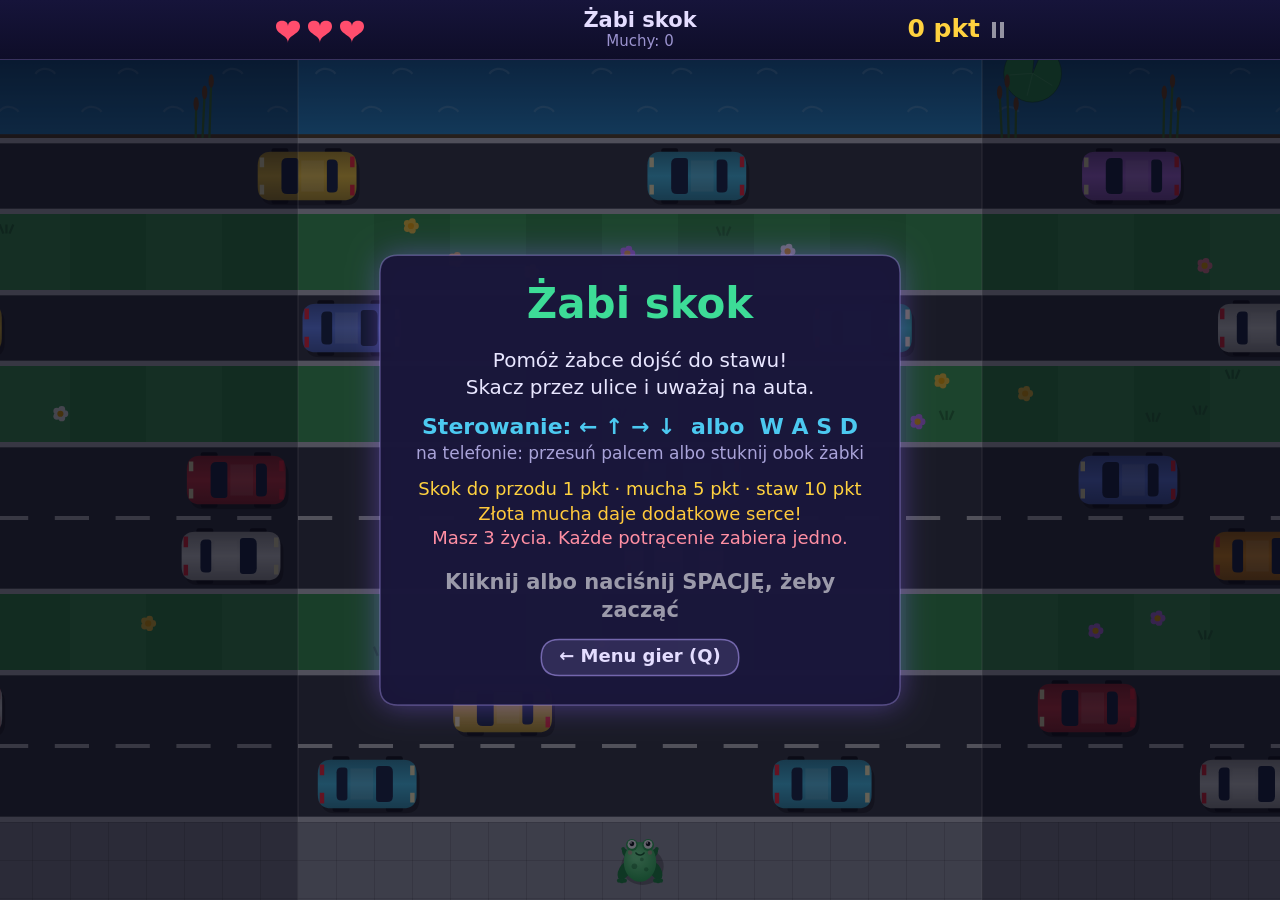
<file: zaba/index.html>
<!DOCTYPE html>
<html lang="pl">
<head>
  <meta charset="UTF-8">
  <meta name="viewport" content="width=device-width, initial-scale=1">
  <title>Żabi skok</title>
  <link rel="stylesheet" href="style.css">
</head>
<body>
  <!-- Cała gra jest rysowana na tym jednym płótnie (canvas) -->
  <canvas id="gra"></canvas>
  <script src="gra.js"></script>
</body>
</html>
</file>
<file: start.css>
* {
  box-sizing: border-box;
}

html,
body {
  margin: 0;
  min-height: 100%;
  background: linear-gradient(180deg, #0b1026 0%, #1d1245 100%);
  background-attachment: fixed;
  color: #e8e6ff;
  font-family: "Segoe UI", system-ui, -apple-system, sans-serif;
}

main {
  max-width: 980px;
  margin: 0 auto;
  padding: 40px 16px 32px;
}

header {
  text-align: center;
  margin-bottom: 32px;
}

h1 {
  margin: 0;
  font-size: clamp(34px, 8vw, 56px);
  font-weight: 800;
  background: linear-gradient(90deg, #ffd23f, #ff5a5f, #c77dff, #4cc9f0);
  -webkit-background-clip: text;
  background-clip: text;
  color: transparent;
}

header p {
  margin: 8px 0 0;
  font-size: 18px;
  color: #a9a3d9;
}

.gry {
  display: grid;
  grid-template-columns: repeat(auto-fit, minmax(220px, 1fr));
  gap: 20px;
}

.gra {
  display: flex;
  flex-direction: column;
  padding: 16px;
  border-radius: 18px;
  background: rgba(24, 21, 56, 0.95);
  border: 2px solid rgba(180, 160, 255, 0.25);
  color: inherit;
  text-decoration: none;
  transition: transform 0.15s, border-color 0.15s, box-shadow 0.15s;
}

.gra:hover,
.gra:focus-visible {
  transform: translateY(-4px);
  border-color: var(--kolor);
  box-shadow: 0 10px 30px -10px var(--kolor);
  outline: none;
}

.obrazek {
  display: block;
  width: 100%;
  height: auto;
  border-radius: 12px;
}

.gra h2 {
  margin: 14px 0 6px;
  font-size: 24px;
  color: var(--kolor);
}

.gra p {
  margin: 0 0 16px;
  line-height: 1.45;
  color: #cfc8ff;
}

.dol {
  margin-top: auto;
  display: flex;
  align-items: center;
  justify-content: space-between;
  gap: 12px;
}

.rekord {
  font-size: 14px;
  color: #3ddc97;
  font-weight: 600;
}

/* kilka rekordów jednej gry – jeden pod drugim */
.rekordy {
  display: flex;
  flex-direction: column;
}

.graj {
  padding: 8px 18px;
  border-radius: 999px;
  background: var(--kolor);
  color: #16143a;
  font-weight: 800;
}

footer {
  margin-top: 28px;
  text-align: center;
  font-size: 14px;
  color: #9b93cf;
}

kbd {
  display: inline-block;
  padding: 1px 7px;
  border-radius: 5px;
  border: 1px solid rgba(180, 160, 255, 0.5);
  background: rgba(180, 160, 255, 0.12);
  font-family: inherit;
  font-weight: 700;
  color: #e4ddff;
}
</file>
<file: dart/style.css>
html,
body {
  margin: 0;
  padding: 0;
  height: 100%;
  overflow: hidden;
  background: #0b1026;
}

canvas {
  display: block;
  touch-action: none;          /* na telefonie: ciągnięcie palcem nie przewija strony */
  user-select: none;
  -webkit-user-select: none;
  -webkit-tap-highlight-color: transparent;
  cursor: crosshair;
}
</file>
<file: dentystka/style.css>
html,
body {
  margin: 0;
  padding: 0;
  height: 100%;
  overflow: hidden;
  background: #e3f6f3;
}

canvas {
  display: block;
  touch-action: none;          /* na telefonie: przesuwanie palcem nie przewija strony */
  user-select: none;
  -webkit-user-select: none;
  -webkit-touch-callout: none;
  -webkit-tap-highlight-color: transparent;
  cursor: pointer;
}
</file>
<file: koszykowka/style.css>
html,
body {
  margin: 0;
  padding: 0;
  height: 100%;
  overflow: hidden;
  background: #0b1026;
}

canvas {
  display: block;
  touch-action: none;          /* na telefonie: ciągnięcie palcem nie przewija strony */
  user-select: none;
  -webkit-user-select: none;
  -webkit-tap-highlight-color: transparent;
  cursor: crosshair;
}
</file>
<file: kuchnia/style.css>
html,
body {
  margin: 0;
  padding: 0;
  height: 100%;
  overflow: hidden;
  background: #fff4dc;
}

canvas {
  display: block;
  touch-action: none;          /* na telefonie: przesuwanie palcem nie przewija strony */
  user-select: none;
  -webkit-user-select: none;
  -webkit-touch-callout: none;
  -webkit-tap-highlight-color: transparent;
  cursor: pointer;
}
</file>
<file: pianino/style.css>
html,
body {
  margin: 0;
  padding: 0;
  height: 100%;
  overflow: hidden;
  background: #0b1026;
}

canvas {
  display: block;
  touch-action: none;          /* na telefonie: stukanie nie przewija strony */
  user-select: none;
  -webkit-user-select: none;
  -webkit-tap-highlight-color: transparent;
  cursor: pointer;
}
</file>
<file: ratunek/style.css>
html,
body {
  margin: 0;
  padding: 0;
  height: 100%;
  overflow: hidden;
  background: #0b1026;
}

canvas {
  display: block;
  touch-action: none;          /* na telefonie: dotykanie ekranu nie przewija strony */
  user-select: none;
  -webkit-user-select: none;
  -webkit-tap-highlight-color: transparent;
}
</file>
<file: wyscigi/style.css>
html,
body {
  margin: 0;
  padding: 0;
  height: 100%;
  overflow: hidden;
  background: #0b1026;
}

canvas {
  display: block;
  touch-action: none;          /* na telefonie: stukanie nie przewija strony */
  user-select: none;
  -webkit-user-select: none;
  -webkit-tap-highlight-color: transparent;
  cursor: pointer;
}
</file>
<file: zaba/style.css>
html,
body {
  margin: 0;
  padding: 0;
  height: 100%;
  overflow: hidden;
  background: #0b1026;
}

canvas {
  display: block;
  touch-action: none;          /* na telefonie: przesuwanie palcem nie przewija strony */
  user-select: none;
  -webkit-user-select: none;
  -webkit-tap-highlight-color: transparent;
  cursor: pointer;
}
</file>
